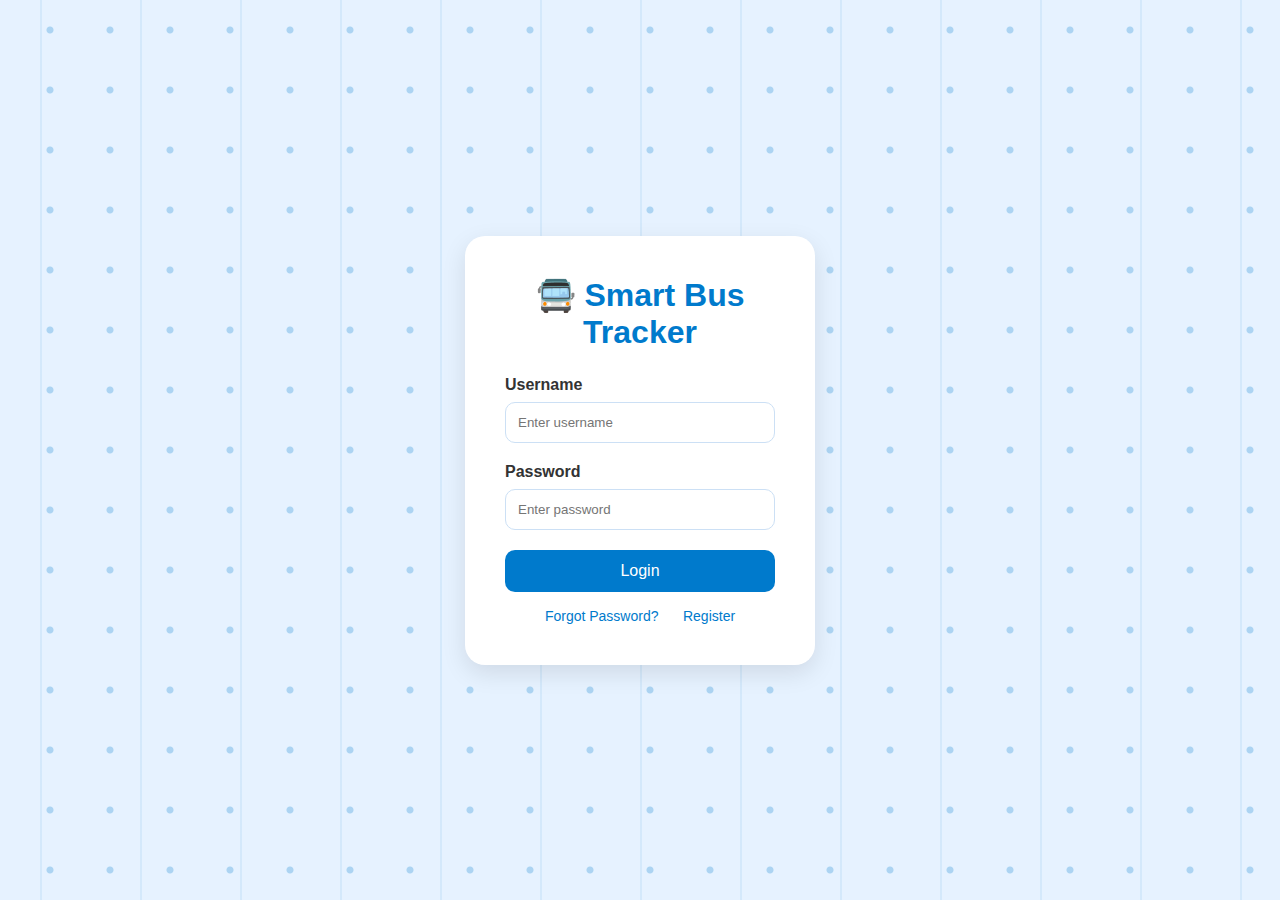
<file: index.html>
<!DOCTYPE html>
<html lang="en">
<head>
  <meta charset="UTF-8" />
  <meta name="viewport" content="width=device-width, initial-scale=1.0" />
  <title>Bus Tracker Login</title>
  <link rel="stylesheet" href="style.css" />
</head>
<body>
  <div class="container">
    <div class="login-box">
      <h1 class="title">🚍 Smart Bus Tracker</h1>
      <form id="loginForm">
        <div class="input-group">
          <label for="username">Username</label>
          <input type="text" id="username" placeholder="Enter username" required />
        </div>

        <div class="input-group">
          <label for="password">Password</label>
          <input type="password" id="password" placeholder="Enter password" required />
        </div>

        <button type="submit" class="btn">Login</button>

        <div class="links">
          <a href="userdashboard.html" id="forgotPassword">Forgot Password?</a>
          <a href="#" id="register">Register</a>
        </div>
      </form>
    </div>
  </div>
  <script src="script.js"></script>
</body>
</html>
</file>
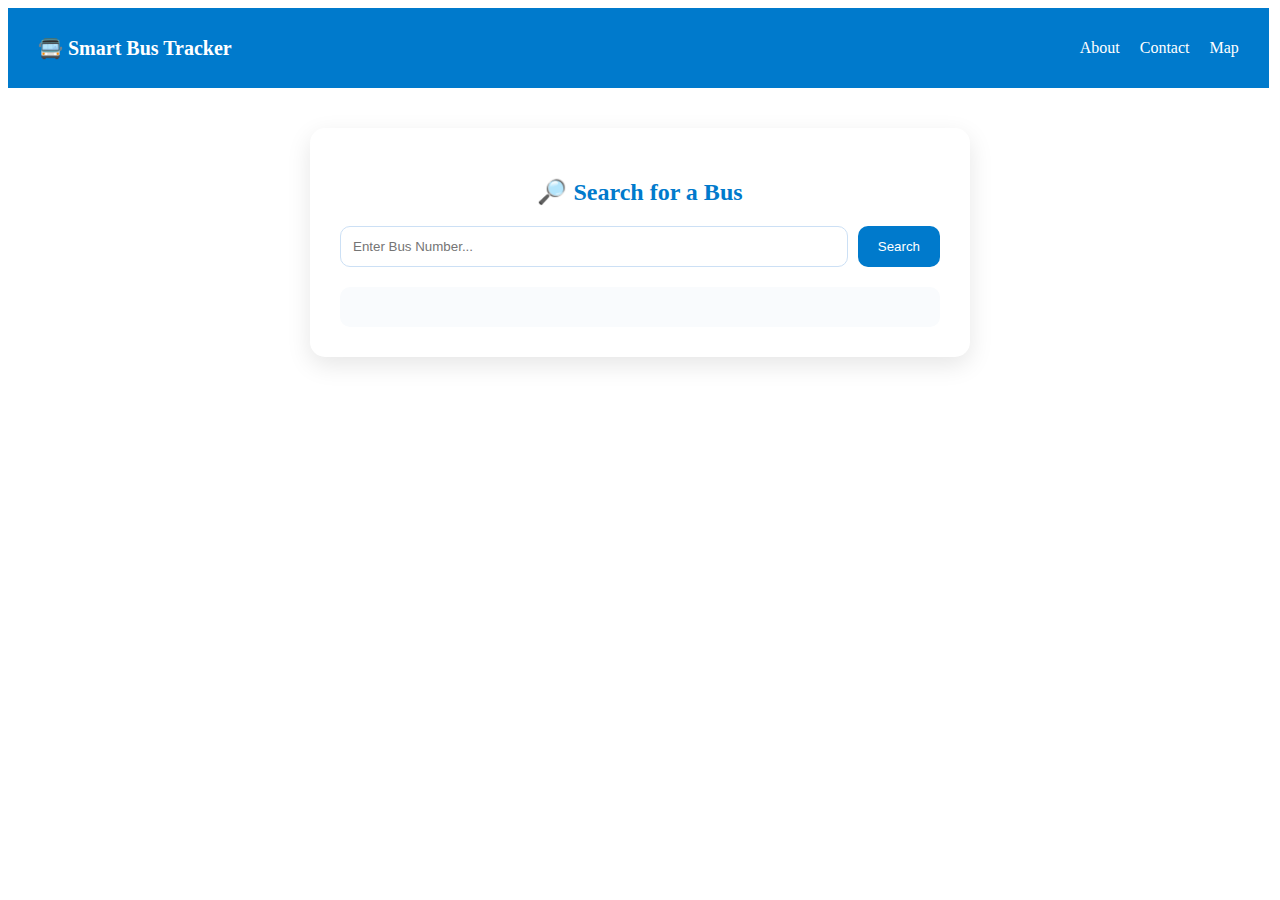
<file: userdashboard.html>
<!DOCTYPE html>
<html lang="en">
<head>
  <meta charset="UTF-8" />
  <meta name="viewport" content="width=device-width, initial-scale=1.0" />
  <title>User Dashboard - Bus Tracker</title>
  <link rel="stylesheet" href="userstyle.css" />
</head>
<body>
  <!-- Navbar -->
  <nav class="navbar">
    <div class="logo">🚍 Smart Bus Tracker</div>
    <ul class="nav-links">
      <li><a href="#">About</a></li>
      <li><a href="#">Contact</a></li>
      <li><a href="#">Map</a></li>
    </ul>
  </nav>

  <!-- Main Container -->
  <div class="dashboard-container">
    <h2>🔎 Search for a Bus</h2>
    <div class="search-box">
      <input type="text" id="busNumber" placeholder="Enter Bus Number..." />
      <button onclick="searchBus()">Search</button>
    </div>
    <div id="resultBox" class="result-box">
      <!-- Results will appear here -->
    </div>
  </div>

  <script>
    function searchBus() {
      const busNumber = document.getElementById("busNumber").value.trim();
      const resultBox = document.getElementById("resultBox");

      if (busNumber === "") {
        resultBox.innerHTML = "<p class='error'>⚠️ Please enter a bus number.</p>";
        return;
      }

      // Mock search result (later replace with API call)
      if (busNumber === "101") {
        resultBox.innerHTML = `
          <h3>Bus ${busNumber} Details:</h3>
          <p><b>Route:</b> Central Station → Airport</p>
          <p><b>Current Location:</b> Near City Mall</p>
          <p><b>Estimated Arrival:</b> 15 mins</p>
        `;
      } else {
        resultBox.innerHTML = `<p class='error'>❌ Bus ${busNumber} not found.</p>`;
      }
    }
  </script>
</body>
</html>
</file>
<file: userstyle.css>
/* Navbar */
.navbar {
  width: 95%;
  background: #007acc;
  padding: 15px 30px;
  display: flex;
  justify-content: space-between;
  align-items: center;
  color: white;
}

.navbar .logo {
  font-size: 20px;
  font-weight: bold;
}

.navbar .nav-links {
  list-style: none;
  display: flex;
  gap: 20px;
}

.navbar .nav-links li a {
  color: white;
  text-decoration: none;
  font-weight: 500;
  transition: 0.3s;
}

.navbar .nav-links li a:hover {
  text-decoration: underline;
}

/* Dashboard Container */
.dashboard-container {
  margin: 40px auto;
  width: 80%;
  max-width: 600px;
  background: #fff;
  padding: 30px;
  border-radius: 15px;
  box-shadow: 0 8px 25px rgba(0, 0, 0, 0.1);
  text-align: center;
}

.dashboard-container h2 {
  margin-bottom: 20px;
  color: #007acc;
}

/* Search Box */
.search-box {
  display: flex;
  gap: 10px;
  justify-content: center;
}

.search-box input {
  flex: 1;
  padding: 12px;
  border-radius: 10px;
  border: 1px solid #cce0f5;
  outline: none;
}

.search-box input:focus {
  border: 1px solid #007acc;
  box-shadow: 0 0 5px rgba(0, 122, 204, 0.5);
}

.search-box button {
  padding: 12px 20px;
  border: none;
  border-radius: 10px;
  background: #007acc;
  color: white;
  cursor: pointer;
  transition: 0.3s;
}

.search-box button:hover {
  background: #005f99;
}

/* Result Box */
.result-box {
  margin-top: 20px;
  padding: 20px;
  background: #f9fbfd;
  border-radius: 10px;
}
</file>
<file: style.css>
/* General Reset */
* {
  margin: 0;
  padding: 0;
  box-sizing: border-box;
  font-family: "Segoe UI", Tahoma, Geneva, Verdana, sans-serif;
}

/* Background with animated dots + lines */
body {
  height: 100vh;
  display: flex;
  justify-content: center;
  align-items: center;
  overflow: hidden;
  position: relative;
  background: #e6f2ff; /* fallback */
}

/* Motion layer (dots + lines) */
body::before {
  content: "";
  position: absolute;
  top: 0;
  left: -200%;
  width: 400%;
  height: 100%;
  
  /* Dots + Lines effect using gradients */
  background-image:
    radial-gradient(circle, rgba(0,122,204,0.25) 3px, transparent 4px), /* bus stops (dots) */
    repeating-linear-gradient(
      90deg,
      rgba(0,122,204,0.08) 0px,
      rgba(0,122,204,0.08) 2px,
      transparent 2px,
      transparent 100px
    ); /* route lines */
  
  background-size: 60px 60px, auto; /* grid for dots, wide for lines */
  
  animation: moveBg 12s linear infinite;
  z-index: -1;
  pointer-events: none;
}

@keyframes moveBg {
  from {
    transform: translateX(0);
  }
  to {
    transform: translateX(-120px);
  }
}

/* Container */
.container {
  display: flex;
  justify-content: center;
  align-items: center;
  width: 100%;
}

/* Login Box */
.login-box {
  background: #ffffff;
  padding: 40px;
  border-radius: 20px;
  box-shadow: 0 8px 25px rgba(0, 0, 0, 0.1);
  width: 350px;
  animation: fadeIn 1s ease;
  position: relative;
  z-index: 1;
}

.title {
  text-align: center;
  margin-bottom: 25px;
  color: #007acc;
}

/* Input Group */
.input-group {
  margin-bottom: 20px;
}

label {
  display: block;
  margin-bottom: 8px;
  color: #333;
  font-weight: 600;
}

input {
  width: 100%;
  padding: 12px;
  border-radius: 10px;
  border: 1px solid #cce0f5;
  outline: none;
  transition: border 0.3s ease;
}

input:focus {
  border: 1px solid #007acc;
  box-shadow: 0 0 5px rgba(0, 122, 204, 0.5);
}

/* Button */
.btn {
  width: 100%;
  padding: 12px;
  border: none;
  background: #007acc;
  color: white;
  font-size: 16px;
  border-radius: 10px;
  cursor: pointer;
  transition: 0.3s;
}

.btn:hover {
  background: #005f99;
}

/* Links */
.links {
  margin-top: 15px;
  text-align: center;
}

.links a {
  margin: 0 10px;
  color: #007acc;
  font-size: 14px;
  text-decoration: none;
  transition: 0.3s;
}

.links a:hover {
  text-decoration: underline;
}

/* Animation */
@keyframes fadeIn {
  from {
    opacity: 0;
    transform: translateY(-30px);
  }
  to {
    opacity: 1;
    transform: translateY(0);
  }
}
</file>
